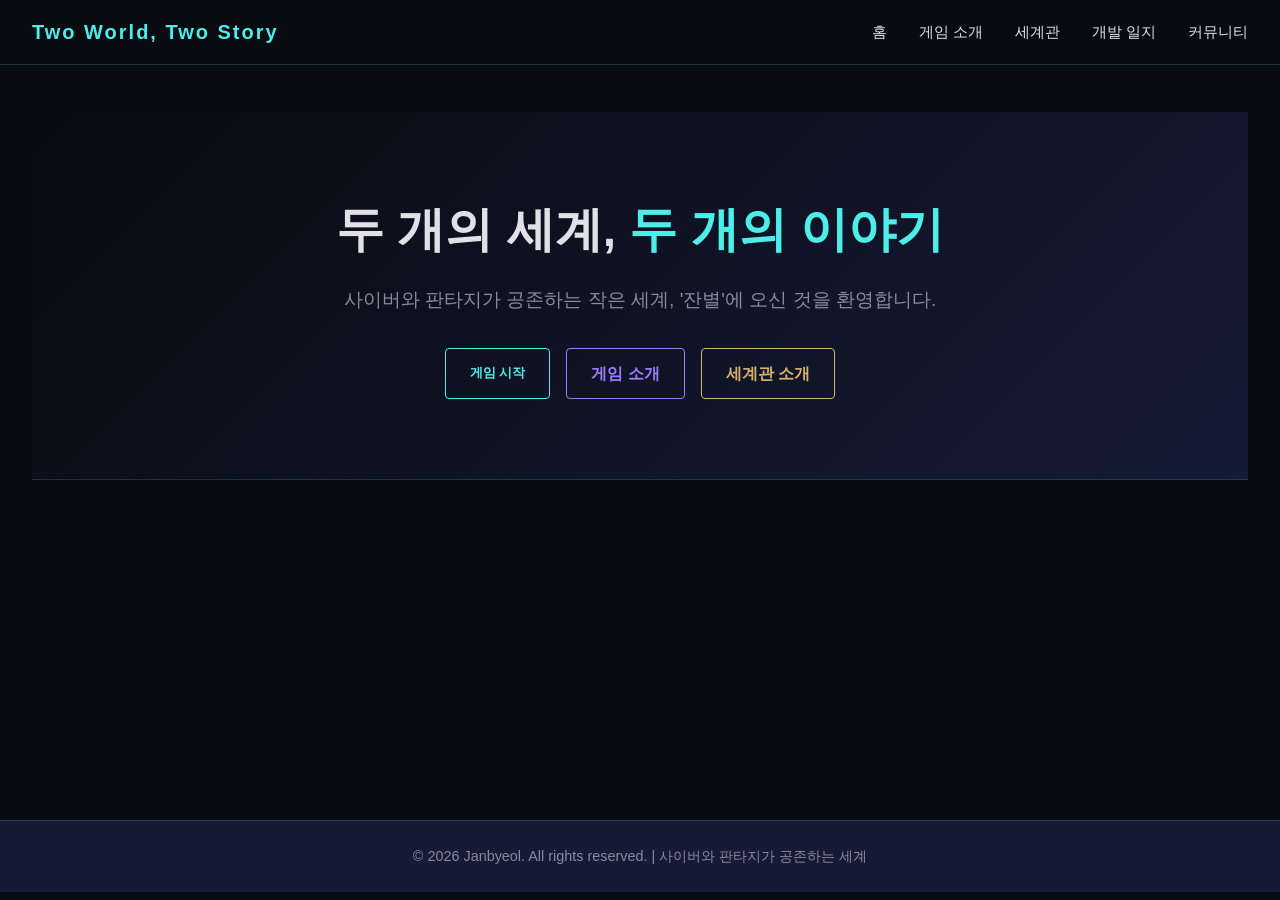
<file: index.html>
<!DOCTYPE html>
<html lang="ko">
<head>
    <meta charset="UTF-8">
    <meta name="viewport" content="width=device-width, initial-scale=1.0">
    <title>잔별 : Janbyeol - 공식 홈페이지</title>
    <link rel="stylesheet" href="./css/style.css">
</head>
<body>

    <!-- 헤더 영역 (js/header.js로 자동 동적 생성) -->
    <header id="header"></header>

    <!-- 메인 컨텐츠 영역 -->
    <main>
        <section class="hero">
            <h1>두 개의 세계, <span>두 개의 이야기</span></h1>
            <p>사이버와 판타지가 공존하는 작은 세계, '잔별'에 오신 것을 환영합니다.</p>
            <div class="cta-buttons">
                <button id="openGameModal" class="btn btn-primary">게임 시작</button>
                <a href="./pages/game.html" class="btn btn-secondary">게임 소개</a>
                <a href="./pages/lore.html" class="btn btn-accent">세계관 소개</a>
            </div>
        </section>
    </main>

    <!-- 게임 선택 팝업 모달 -->
    <div id="gameModal" class="modal">
        <div class="modal-content">
            <h2>플레이할 게임을 선택하세요</h2>
            <div class="modal-game-options">
                <a href="./pages/game.html#fps-section" class="btn btn-primary">Glitch:Off (FPS) - 게임 시작</a>
                <div class="btn btn-disabled">비엔토: 바람의 서사시 (RPG) - 제작 예정</div>
            </div>
            <button id="closeGameModal" class="modal-close">닫기</button>
        </div>
    </div>

    <!-- 푸터 영역 (js/footer.js로 자동 동적 생성) -->
    <footer id="footer"></footer>

    <!-- 자바스크립트 로드 -->
    <script src="./js/header.js"></script>
    <script src="./js/footer.js"></script>
    <script src="./js/menu.js"></script>
    <script src="./js/main.js"></script>
</body>
</html>
</file>
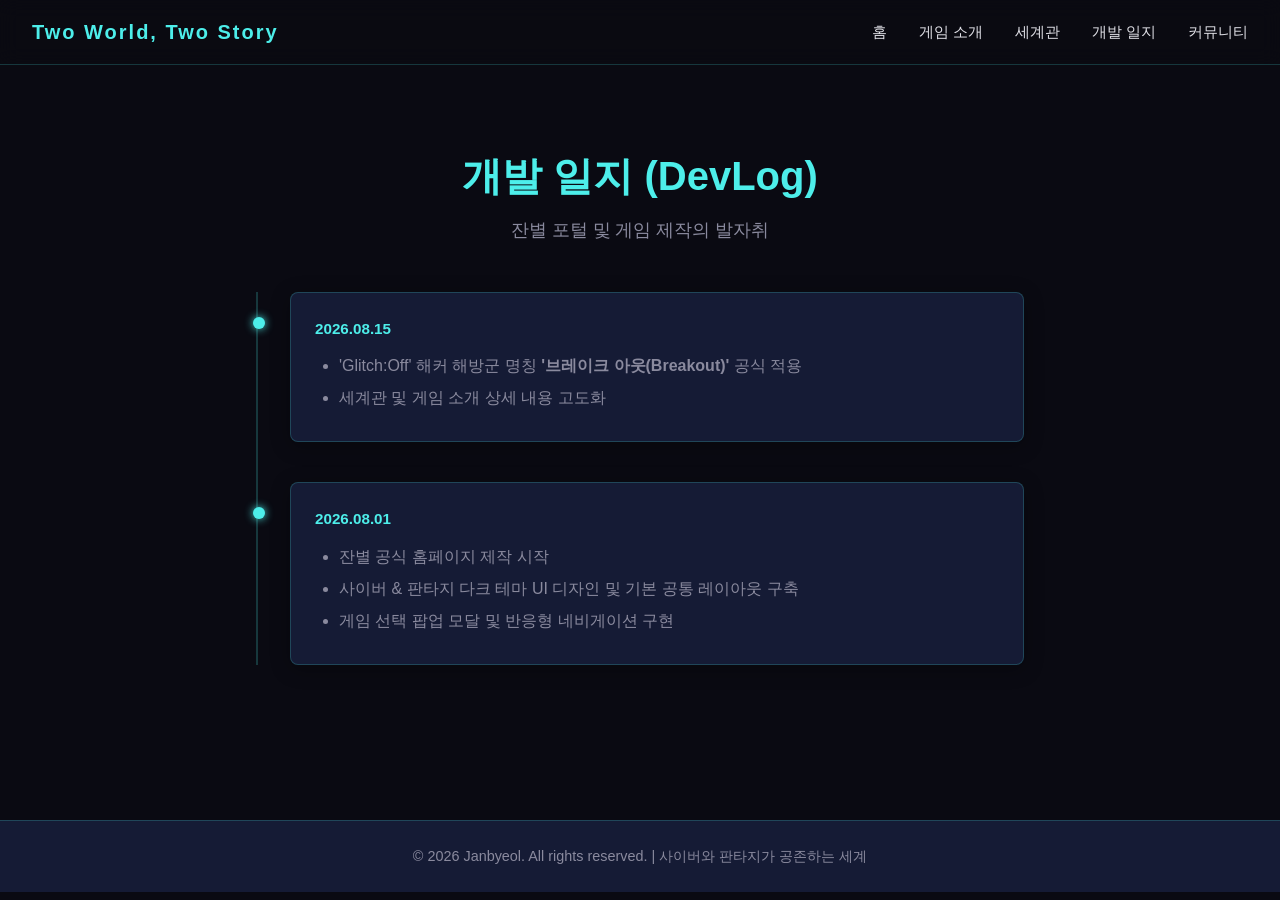
<file: pages/devlog.html>
<!DOCTYPE html>
<html lang="ko">
<head>
    <meta charset="UTF-8">
    <meta name="viewport" content="width=device-width, initial-scale=1.0">
    <title>개발 일지 - 잔별 : Janbyeol</title>
    <link rel="stylesheet" href="../css/style.css">
    <style>
        /* 개발 일지 페이지 전용 스타일 */
        .devlog-container {
            max-width: 800px;
            margin: 0 auto;
            padding: 2rem 1rem;
        }

        .devlog-header {
            text-align: center;
            margin-bottom: 3rem;
        }

        .devlog-header h2 {
            font-size: 2.5rem;
            color: var(--accent-cyan);
            margin-bottom: 0.5rem;
        }

        .devlog-header p {
            color: var(--text-muted);
            font-size: 1.1rem;
        }

        .timeline {
            position: relative;
            padding-left: 2rem;
            border-left: 2px solid var(--border-color);
        }

        .timeline-item {
            position: relative;
            margin-bottom: 2.5rem;
            background-color: var(--bg-secondary);
            border: 1px solid var(--border-color);
            border-radius: 8px;
            padding: 1.5rem;
            box-shadow: 0 4px 20px rgba(0, 0, 0, 0.3);
        }

        .timeline-item::before {
            content: '';
            position: absolute;
            left: -2.35rem;
            top: 1.5rem;
            width: 12px;
            height: 12px;
            background-color: var(--accent-cyan);
            border-radius: 50%;
            box-shadow: 0 0 8px var(--accent-cyan);
        }

        .timeline-date {
            font-size: 0.95rem;
            color: var(--accent-cyan);
            font-weight: bold;
            margin-bottom: 0.75rem;
        }

        .timeline-content ul {
            list-style: disc;
            padding-left: 1.5rem;
            color: var(--text-muted);
        }

        .timeline-content li {
            margin-bottom: 0.4rem;
        }
    </style>
</head>
<body>

    <!-- 헤더 영역 (js/header.js로 자동 동적 생성) -->
    <header id="header"></header>

    <!-- 메인 컨텐츠 영역 -->
    <main>
        <div class="devlog-container">
            
            <div class="devlog-header">
                <h2>개발 일지 (DevLog)</h2>
                <p>잔별 포털 및 게임 제작의 발자취</p>
            </div>

            <div class="timeline">
                <!-- 개발 일지 항목 2 -->
                <div class="timeline-item">
                    <div class="timeline-date">2026.08.15</div>
                    <div class="timeline-content">
                        <ul>
                            <li>'Glitch:Off' 해커 해방군 명칭 <strong>'브레이크 아웃(Breakout)'</strong> 공식 적용</li>
                            <li>세계관 및 게임 소개 상세 내용 고도화</li>
                        </ul>
                    </div>
                </div>

                <!-- 개발 일지 항목 1 -->
                <div class="timeline-item">
                    <div class="timeline-date">2026.08.01</div>
                    <div class="timeline-content">
                        <ul>
                            <li>잔별 공식 홈페이지 제작 시작</li>
                            <li>사이버 & 판타지 다크 테마 UI 디자인 및 기본 공통 레이아웃 구축</li>
                            <li>게임 선택 팝업 모달 및 반응형 네비게이션 구현</li>
                        </ul>
                    </div>
                </div>
            </div>

        </div>
    </main>

    <!-- 푸터 영역 (js/footer.js로 자동 동적 생성) -->
    <footer id="footer"></footer>

    <!-- 자바스크립트 로드 -->
    <script src="../js/header.js"></script>
    <script src="../js/footer.js"></script>
    <script src="../js/menu.js"></script>
    <script src="../js/main.js"></script>
</body>
</html>
</file>
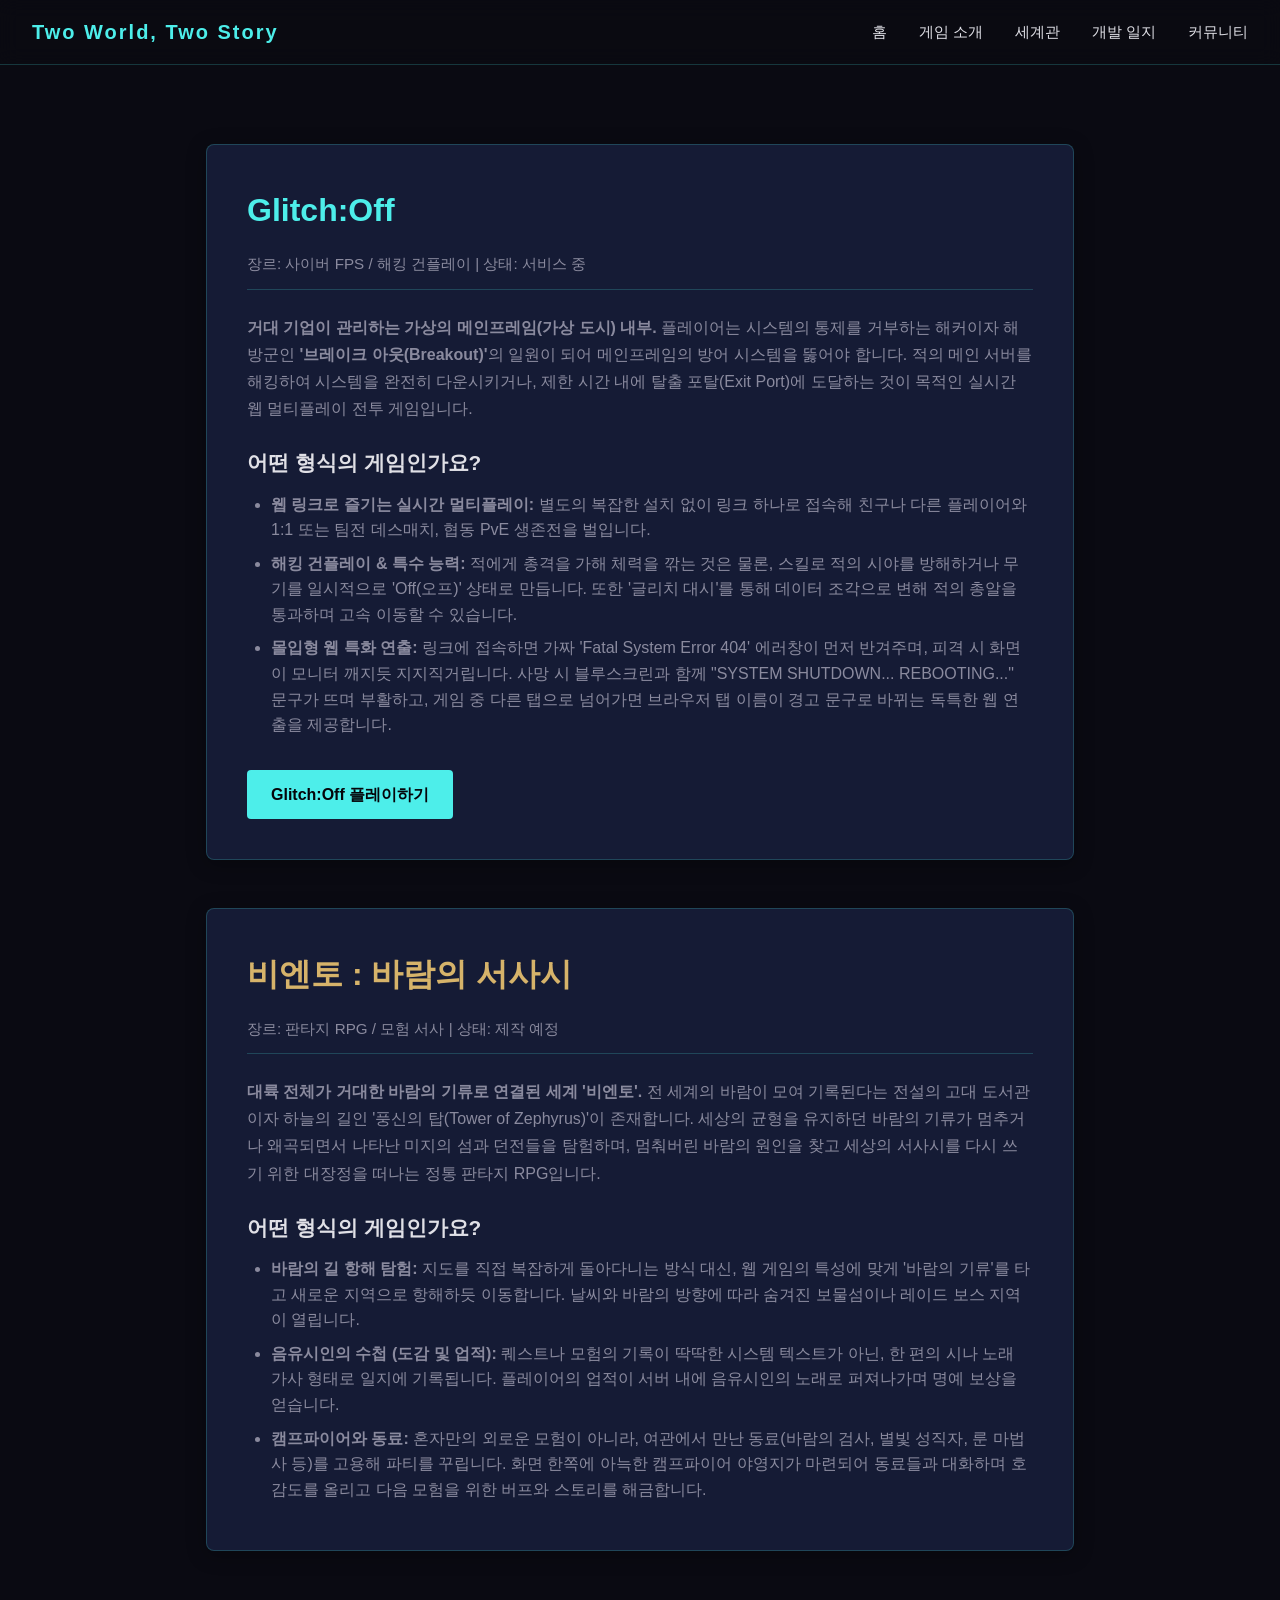
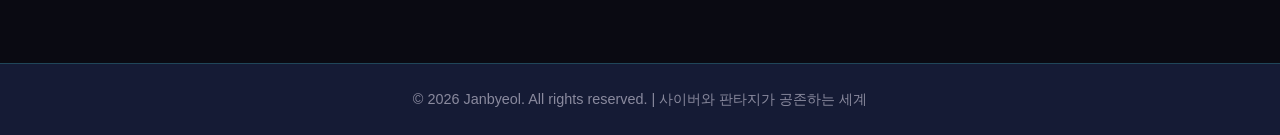
<file: pages/game.html>
<!DOCTYPE html>
<html lang="ko">
<head>
    <meta charset="UTF-8">
    <meta name="viewport" content="width=device-width, initial-scale=1.0">
    <title>게임 소개 - 잔별 : Janbyeol</title>
    <link rel="stylesheet" href="../css/style.css">
    <style>
        /* 게임 소개 페이지 전용 추가 스타일 */
        .game-container {
            max-width: 900px;
            margin: 0 auto;
            padding: 2rem 1rem;
        }

        .game-section {
            background-color: var(--bg-secondary);
            border: 1px solid var(--border-color);
            border-radius: 8px;
            padding: 2.5rem;
            margin-bottom: 3rem;
            box-shadow: 0 4px 20px rgba(0, 0, 0, 0.3);
        }

        .game-section h2 {
            font-size: 2rem;
            margin-bottom: 1rem;
            color: var(--accent-cyan);
        }

        .game-section.rpg h2 {
            color: var(--accent-gold);
        }

        .game-meta {
            font-size: 0.95rem;
            color: var(--text-muted);
            margin-bottom: 1.5rem;
            border-bottom: 1px solid var(--border-color);
            padding-bottom: 0.75rem;
        }

        .game-content h3 {
            font-size: 1.3rem;
            margin: 1.5rem 0 0.75rem 0;
            color: var(--text-main);
        }

        .game-content ul {
            list-style: disc;
            padding-left: 1.5rem;
            color: var(--text-muted);
        }

        .game-content li {
            margin-bottom: 0.5rem;
        }

        .game-content p {
            color: var(--text-muted);
            margin-bottom: 1rem;
            line-height: 1.7;
        }

        .play-btn {
            display: inline-block;
            margin-top: 1.5rem;
            padding: 0.75rem 1.5rem;
            background-color: var(--accent-cyan);
            color: #05050a;
            font-weight: bold;
            border-radius: 4px;
            text-decoration: none;
            transition: opacity 0.2s;
        }

        .play-btn:hover {
            opacity: 0.85;
        }
    </style>
</head>
<body>

    <!-- 헤더 영역 (js/header.js로 자동 동적 생성) -->
    <header id="header"></header>

    <!-- 메인 컨텐츠 영역 -->
    <main>
        <div class="game-container">
            
            <!-- 1. 사이버 FPS: Glitch:Off -->
            <section id="fps-section" class="game-section">
                <h2>Glitch:Off</h2>
                <div class="game-meta">장르: 사이버 FPS / 해킹 건플레이 | 상태: 서비스 중</div>
                <div class="game-content">
                    <p><strong>거대 기업이 관리하는 가상의 메인프레임(가상 도시) 내부.</strong> 플레이어는 시스템의 통제를 거부하는 해커이자 해방군인 <strong>'브레이크 아웃(Breakout)'</strong>의 일원이 되어 메인프레임의 방어 시스템을 뚫어야 합니다. 적의 메인 서버를 해킹하여 시스템을 완전히 다운시키거나, 제한 시간 내에 탈출 포탈(Exit Port)에 도달하는 것이 목적인 실시간 웹 멀티플레이 전투 게임입니다.</p>
                    
                    <h3>어떤 형식의 게임인가요?</h3>
                    <ul>
                        <li><strong>웹 링크로 즐기는 실시간 멀티플레이:</strong> 별도의 복잡한 설치 없이 링크 하나로 접속해 친구나 다른 플레이어와 1:1 또는 팀전 데스매치, 협동 PvE 생존전을 벌입니다.</li>
                        <li><strong>해킹 건플레이 & 특수 능력:</strong> 적에게 총격을 가해 체력을 깎는 것은 물론, 스킬로 적의 시야를 방해하거나 무기를 일시적으로 'Off(오프)' 상태로 만듭니다. 또한 '글리치 대시'를 통해 데이터 조각으로 변해 적의 총알을 통과하며 고속 이동할 수 있습니다.</li>
                        <li><strong>몰입형 웹 특화 연출:</strong> 링크에 접속하면 가짜 'Fatal System Error 404' 에러창이 먼저 반겨주며, 피격 시 화면이 모니터 깨지듯 지지직거립니다. 사망 시 블루스크린과 함께 "SYSTEM SHUTDOWN... REBOOTING..." 문구가 뜨며 부활하고, 게임 중 다른 탭으로 넘어가면 브라우저 탭 이름이 경고 문구로 바뀌는 독특한 웹 연출을 제공합니다.</li>
                    </ul>

                    <!-- 게임 플레이 페이지로 이동하는 버튼 추가 -->
                    <a href="glitch-off.html" class="play-btn">Glitch:Off 플레이하기</a>
                </div>
            </section>

            <!-- 2. 판타지 RPG: 비엔토 -->
            <section id="rpg-section" class="game-section rpg">
                <h2>비엔토 : 바람의 서사시</h2>
                <div class="game-meta">장르: 판타지 RPG / 모험 서사 | 상태: 제작 예정</div>
                <div class="game-content">
                    <p><strong>대륙 전체가 거대한 바람의 기류로 연결된 세계 '비엔토'.</strong> 전 세계의 바람이 모여 기록된다는 전설의 고대 도서관이자 하늘의 길인 '풍신의 탑(Tower of Zephyrus)'이 존재합니다. 세상의 균형을 유지하던 바람의 기류가 멈추거나 왜곡되면서 나타난 미지의 섬과 던전들을 탐험하며, 멈춰버린 바람의 원인을 찾고 세상의 서사시를 다시 쓰기 위한 대장정을 떠나는 정통 판타지 RPG입니다.</p>
                    
                    <h3>어떤 형식의 게임인가요?</h3>
                    <ul>
                        <li><strong>바람의 길 항해 탐험:</strong> 지도를 직접 복잡하게 돌아다니는 방식 대신, 웹 게임의 특성에 맞게 '바람의 기류'를 타고 새로운 지역으로 항해하듯 이동합니다. 날씨와 바람의 방향에 따라 숨겨진 보물섬이나 레이드 보스 지역이 열립니다.</li>
                        <li><strong>음유시인의 수첩 (도감 및 업적):</strong> 퀘스트나 모험의 기록이 딱딱한 시스템 텍스트가 아닌, 한 편의 시나 노래 가사 형태로 일지에 기록됩니다. 플레이어의 업적이 서버 내에 음유시인의 노래로 퍼져나가며 명예 보상을 얻습니다.</li>
                        <li><strong>캠프파이어와 동료:</strong> 혼자만의 외로운 모험이 아니라, 여관에서 만난 동료(바람의 검사, 별빛 성직자, 룬 마법사 등)를 고용해 파티를 꾸립니다. 화면 한쪽에 아늑한 캠프파이어 야영지가 마련되어 동료들과 대화하며 호감도를 올리고 다음 모험을 위한 버프와 스토리를 해금합니다.</li>
                    </ul>
                </div>
            </section>

        </div>
    </main>

    <!-- 푸터 영역 (js/footer.js로 자동 동적 생성) -->
    <footer id="footer"></footer>

    <!-- 자바스크립트 로드 -->
    <script src="../js/header.js"></script>
    <script src="../js/footer.js"></script>
    <script src="../js/menu.js"></script>
    <script src="../js/main.js"></script>
</body>
</html>
</file>
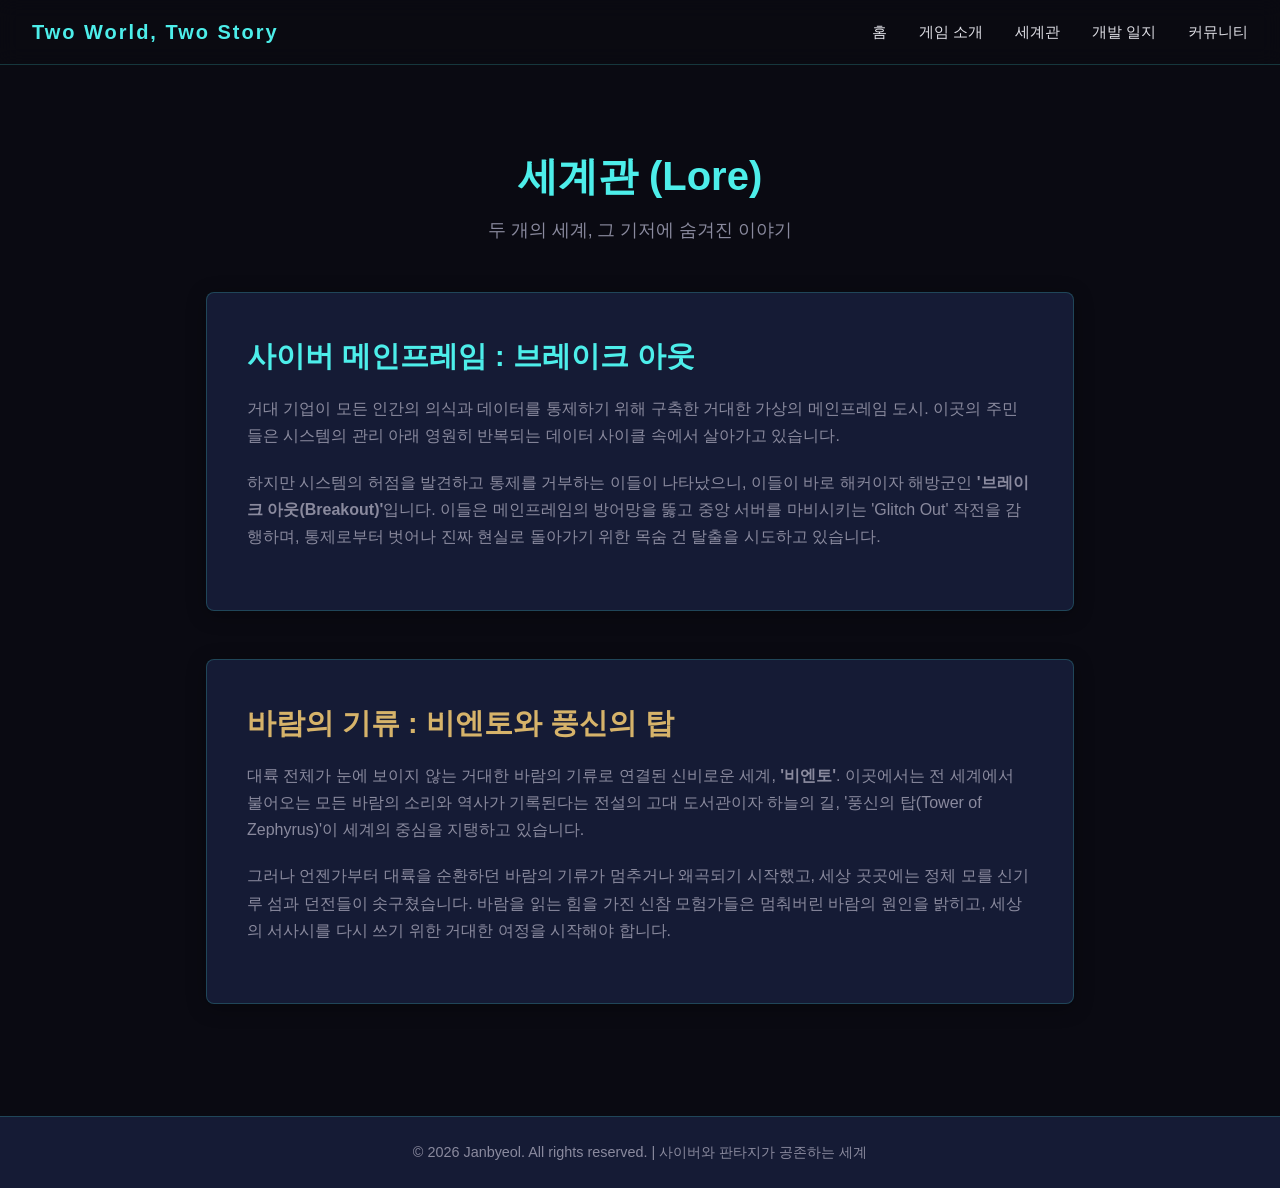
<file: pages/lore.html>
<!DOCTYPE html>
<html lang="ko">
<head>
    <meta charset="UTF-8">
    <meta name="viewport" content="width=device-width, initial-scale=1.0">
    <title>세계관 소개 - 잔별 : Janbyeol</title>
    <link rel="stylesheet" href="../css/style.css">
    <style>
        /* 세계관 소개 페이지 전용 스타일 */
        .lore-container {
            max-width: 900px;
            margin: 0 auto;
            padding: 2rem 1rem;
        }

        .lore-header {
            text-align: center;
            margin-bottom: 3rem;
        }

        .lore-header h2 {
            font-size: 2.5rem;
            color: var(--accent-cyan);
            margin-bottom: 0.5rem;
        }

        .lore-header p {
            color: var(--text-muted);
            font-size: 1.1rem;
        }

        .lore-section {
            background-color: var(--bg-secondary);
            border: 1px solid var(--border-color);
            border-radius: 8px;
            padding: 2.5rem;
            margin-bottom: 3rem;
            box-shadow: 0 4px 20px rgba(0, 0, 0, 0.3);
        }

        .lore-section h3 {
            font-size: 1.8rem;
            margin-bottom: 1rem;
            color: var(--accent-cyan);
        }

        .lore-section.fantasy h3 {
            color: var(--accent-gold);
        }

        .lore-section p {
            color: var(--text-muted);
            margin-bottom: 1.2rem;
            line-height: 1.7;
        }
    </style>
</head>
<body>

    <!-- 헤더 영역 (js/header.js로 자동 동적 생성) -->
    <header id="header"></header>

    <!-- 메인 컨텐츠 영역 -->
    <main>
        <div class="lore-container">
            
            <div class="lore-header">
                <h2>세계관 (Lore)</h2>
                <p>두 개의 세계, 그 기저에 숨겨진 이야기</p>
            </div>

            <!-- 1. 사이버 세계관: Glitch:Off -->
            <section class="lore-section">
                <h3>사이버 메인프레임 : 브레이크 아웃</h3>
                <p>거대 기업이 모든 인간의 의식과 데이터를 통제하기 위해 구축한 거대한 가상의 메인프레임 도시. 이곳의 주민들은 시스템의 관리 아래 영원히 반복되는 데이터 사이클 속에서 살아가고 있습니다.</p>
                <p>하지만 시스템의 허점을 발견하고 통제를 거부하는 이들이 나타났으니, 이들이 바로 해커이자 해방군인 <strong>'브레이크 아웃(Breakout)'</strong>입니다. 이들은 메인프레임의 방어망을 뚫고 중앙 서버를 마비시키는 'Glitch Out' 작전을 감행하며, 통제로부터 벗어나 진짜 현실로 돌아가기 위한 목숨 건 탈출을 시도하고 있습니다.</p>
            </section>

            <!-- 2. 판타지 세계관: 비엔토 -->
            <section class="lore-section fantasy">
                <h3>바람의 기류 : 비엔토와 풍신의 탑</h3>
                <p>대륙 전체가 눈에 보이지 않는 거대한 바람의 기류로 연결된 신비로운 세계, <strong>'비엔토'</strong>. 이곳에서는 전 세계에서 불어오는 모든 바람의 소리와 역사가 기록된다는 전설의 고대 도서관이자 하늘의 길, '풍신의 탑(Tower of Zephyrus)'이 세계의 중심을 지탱하고 있습니다.</p>
                <p>그러나 언젠가부터 대륙을 순환하던 바람의 기류가 멈추거나 왜곡되기 시작했고, 세상 곳곳에는 정체 모를 신기루 섬과 던전들이 솟구쳤습니다. 바람을 읽는 힘을 가진 신참 모험가들은 멈춰버린 바람의 원인을 밝히고, 세상의 서사시를 다시 쓰기 위한 거대한 여정을 시작해야 합니다.</p>
            </section>

        </div>
    </main>

    <!-- 푸터 영역 (js/footer.js로 자동 동적 생성) -->
    <footer id="footer"></footer>

    <!-- 자바스크립트 로드 -->
    <script src="../js/header.js"></script>
    <script src="../js/footer.js"></script>
    <script src="../js/menu.js"></script>
    <script src="../js/main.js"></script>
</body>
</html>
</file>
<file: css/style.css>
/* ==========================================
   잔별(Janbyeol) 공식 홈페이지 - 통합 스타일시트
   사이버(Cyber) & 판타지(Fantasy) 다크 테마
   ========================================== */

/* CSS Variables (컬러 및 기본 설정) */
:root {
    --bg-primary: #0A0A12;
    --bg-secondary: #151B35;
    --accent-cyan: #4DEEEA;
    --accent-purple: #9D7CFF;
    --accent-gold: #D6B36A;
    --text-main: #E0E0E6;
    --text-muted: #8A8A9E;
    --border-color: rgba(77, 238, 234, 0.2);
    --transition-speed: 0.3s ease;
}

/* Reset & Base Styles */
* {
    margin: 0;
    padding: 0;
    box-sizing: border-box;
}

body {
    background-color: var(--bg-primary);
    color: var(--text-main);
    font-family: 'Segoe UI', Tahoma, Geneva, Verdana, sans-serif;
    line-height: 1.6;
    overflow-x: hidden;
}

a {
    color: inherit;
    text-decoration: none;
}

ul {
    list-style: none;
}

/* Header & Navigation */
header {
    position: fixed;
    top: 0;
    left: 0;
    width: 100%;
    background-color: rgba(10, 10, 18, 0.9);
    backdrop-filter: blur(10px);
    border-bottom: 1px solid var(--border-color);
    z-index: 1000;
    display: flex;
    justify-content: space-between;
    align-items: center;
    padding: 1rem 2rem;
}

.logo-area a {
    font-size: 1.25rem;
    font-weight: bold;
    color: var(--accent-cyan);
    letter-spacing: 2px;
}

.nav-links {
    display: flex;
    gap: 2rem;
}

.nav-links a {
    font-size: 0.95rem;
    color: var(--text-main);
    transition: color var(--transition-speed);
}

.nav-links a:hover,
.nav-links a.active {
    color: var(--accent-cyan);
    text-shadow: 0 0 8px rgba(77, 238, 234, 0.4);
}

/* Mobile Menu Toggle */
.menu-toggle {
    display: none;
    background: none;
    border: none;
    color: var(--text-main);
    font-size: 1.5rem;
    cursor: pointer;
}

/* Main Container */
main {
    margin-top: 80px;
    min-height: calc(100vh - 160px);
    padding: 2rem;
}

/* Hero Section */
.hero {
    display: flex;
    flex-direction: column;
    align-items: center;
    justify-content: center;
    text-align: center;
    padding: 5rem 1rem;
    background: linear-gradient(135deg, var(--bg-primary) 0%, var(--bg-secondary) 100%);
    border-bottom: 1px solid var(--border-color);
}

.hero h1 {
    font-size: 3rem;
    margin-bottom: 1rem;
    color: var(--text-main);
}

.hero h1 span {
    color: var(--accent-cyan);
}

.hero p {
    font-size: 1.2rem;
    color: var(--text-muted);
    margin-bottom: 2rem;
}

.cta-buttons {
    display: flex;
    gap: 1rem;
    flex-wrap: wrap;
    justify-content: center;
}

.btn {
    padding: 0.75rem 1.5rem;
    border-radius: 4px;
    font-weight: bold;
    cursor: pointer;
    transition: all var(--transition-speed);
    display: inline-block;
    text-align: center;
}

.btn-primary {
    background-color: transparent;
    border: 1px solid var(--accent-cyan);
    color: var(--accent-cyan);
}

.btn-primary:hover {
    background-color: var(--accent-cyan);
    color: var(--bg-primary);
    box-shadow: 0 0 15px rgba(77, 238, 234, 0.5);
}

.btn-secondary {
    background-color: transparent;
    border: 1px solid var(--accent-purple);
    color: var(--accent-purple);
}

.btn-secondary:hover {
    background-color: var(--accent-purple);
    color: var(--bg-primary);
    box-shadow: 0 0 15px rgba(157, 124, 255, 0.5);
}

.btn-accent {
    background-color: transparent;
    border: 1px solid var(--accent-gold);
    color: var(--accent-gold);
}

.btn-accent:hover {
    background-color: var(--accent-gold);
    color: var(--bg-primary);
    box-shadow: 0 0 15px rgba(214, 179, 106, 0.5);
}

/* 비활성화된 버튼 스타일 (제작 예정) */
.btn-disabled {
    background-color: transparent;
    border: 1px solid var(--text-muted);
    color: var(--text-muted);
    opacity: 0.6;
    cursor: not-allowed;
    pointer-events: none;
}

/* Modal Popup Styles */
.modal {
    display: none;
    position: fixed;
    top: 0;
    left: 0;
    width: 100%;
    height: 100%;
    background-color: rgba(10, 10, 18, 0.8);
    backdrop-filter: blur(5px);
    z-index: 2000;
    justify-content: center;
    align-items: center;
}

.modal.active {
    display: flex;
}

.modal-content {
    background-color: var(--bg-secondary);
    border: 1px solid var(--border-color);
    padding: 2.5rem;
    border-radius: 8px;
    text-align: center;
    max-width: 450px;
    width: 90%;
    position: relative;
    box-shadow: 0 0 30px rgba(77, 238, 234, 0.2);
}

.modal-content h2 {
    margin-bottom: 1.5rem;
    color: var(--accent-cyan);
}

.modal-game-options {
    display: flex;
    flex-direction: column;
    gap: 1rem;
    margin-bottom: 1.5rem;
}

.modal-close {
    background: none;
    border: 1px solid var(--text-muted);
    color: var(--text-muted);
    padding: 0.5rem 1rem;
    border-radius: 4px;
    cursor: pointer;
    transition: all var(--transition-speed);
}

.modal-close:hover {
    border-color: var(--text-main);
    color: var(--text-main);
}

/* Footer */
footer {
    background-color: var(--bg-secondary);
    border-top: 1px solid var(--border-color);
    text-align: center;
    padding: 1.5rem;
    color: var(--text-muted);
    font-size: 0.9rem;
}

/* Responsive Design */
@media (max-width: 768px) {
    .nav-links {
        display: none;
        flex-direction: column;
        position: absolute;
        top: 100%;
        left: 0;
        width: 100%;
        background-color: var(--bg-primary);
        border-bottom: 1px solid var(--border-color);
        padding: 1rem 0;
        text-align: center;
    }

    .nav-links.active {
        display: flex;
    }

    .menu-toggle {
        display: block;
    }

    .hero h1 {
        font-size: 2rem;
    }
}
</file>
